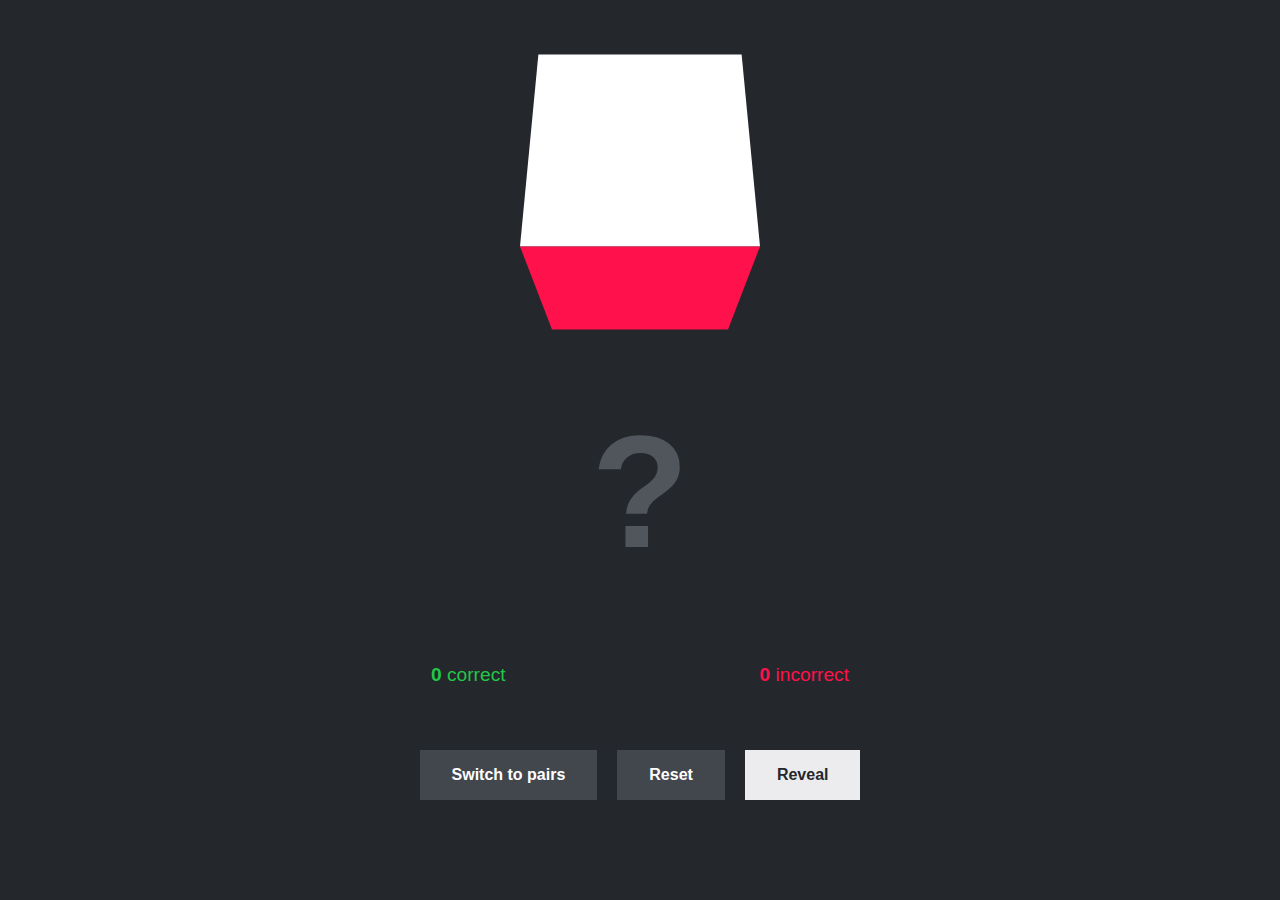
<file: index.html>
<!DOCTYPE html>
<html lang="en">

<head>
	<meta charset="UTF-8">
	<meta http-equiv="X-UA-Compatible" content="IE=edge">
	<meta name="viewport" content="width=device-width, initial-scale=1.0">
	<link rel="stylesheet" href="/css/main.css">
	<link rel="stylesheet" href="/css/stickers.css">
	<title>Edge Trainer</title>
</head>

<body>
	<div class="main content">
		<div class="piece-frame">
			<div class="piece-parent">
				<svg class="piece edge a" viewBox="0 0 200 200" fill="none" xmlns="http://www.w3.org/2000/svg">
					<path class="sticker sticker-main" d="M36.4839 10H163.516L175 130H25L36.4839 10Z" fill="#23C646" />
					<path class="sticker sticker-bottom" d="M44.4839 190H155.516L175 130H25L44.4839 190Z"
						fill="#FF124B" />
				</svg>
			</div>
		</div>
		<div class="letter-container ">
			<h1 id="content-letter" class="letter status-pending">
				?
			</h1>
		</div>
		<div class="scores-container ">
			<div class="scores scores-flex">
				<div class="score-correct">
					<span class="score-number" id="content-correct">0</span> correct
				</div>
				<div class="score-incorrect">
					<span class="score-number" id="content-incorrect">0</span> incorrect
				</div>
			</div>
		</div>
		<div class="buttons-container">
			<a href="/two-pieces.html" class="button normal">Switch to pairs</a>
			<button class="button normal button-reset">Reset</button>
			<button class="button primary button-reveal">Reveal</button>
		</div>
	</div>
	<script src="https://code.jquery.com/jquery-3.6.0.min.js"
		integrity="sha256-/xUj+3OJU5yExlq6GSYGSHk7tPXikynS7ogEvDej/m4=" crossorigin="anonymous"></script>
	<script src="/script/game.js" type="module"></script>
</body>

</html>
</file>
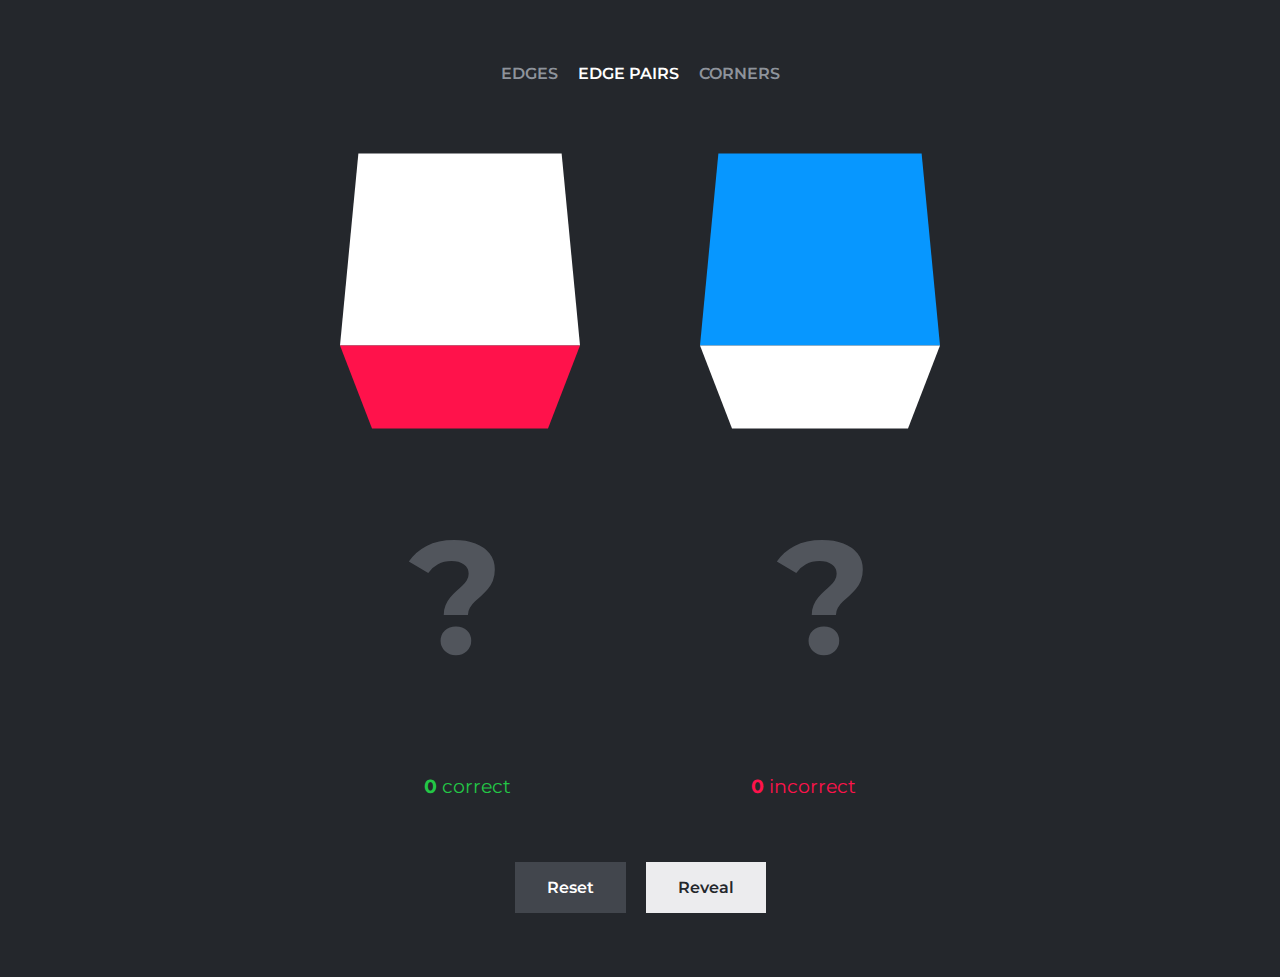
<file: two-pieces.html>
<!DOCTYPE html>
<html lang="en">

<head>
	<meta charset="UTF-8">
	<meta http-equiv="X-UA-Compatible" content="IE=edge">
	<meta name="viewport" content="width=device-width, initial-scale=1.0">
	<link rel="stylesheet" href="/css/main.css">
	<link rel="stylesheet" href="/css/stickers.css">
	<link rel="shortcut icon" href="./assets/favicon/favicon.ico" type="image/x-icon">
	<link rel="preconnect" href="https://fonts.googleapis.com">
	<link rel="preconnect" href="https://fonts.gstatic.com" crossorigin>
	<link href="https://fonts.googleapis.com/css2?family=Montserrat:wght@400;500;600;700;800&display=swap"
		rel="stylesheet">
	<title>Speffz Trainer</title>
</head>

<body>
	<div class="main content">
		<nav class="tab-bar">
			<ul class="tab-list horizontal">
				<li class="tab-list-item"><a href="/home.html">Edges</a></li>
				<li class="tab-list-item active"><a href="/two-pieces.html">Edge Pairs</a></li>
				<li class="tab-list-item"><a href="/corners.html">Corners</a></li>
			</ul>
		</nav>
		<div class="piece-frame double">
			<div class="piece-parent">
				<svg class="piece edge a" viewBox="0 0 200 200" fill="none" xmlns="http://www.w3.org/2000/svg">
					<path class="sticker sticker-main" d="M36.4839 10H163.516L175 130H25L36.4839 10Z" fill="#23C646" />
					<path class="sticker sticker-bottom" d="M44.4839 190H155.516L175 130H25L44.4839 190Z"
						fill="#FF124B" />
				</svg>
			</div>
		</div>
		<div class="letter-container double">
			<div class="">
				<h1 id="content-letter-left" class="letter left status-pending">
					?
				</h1>
			</div>
			<div class="">
				<h1 id="content-letter-right" class="letter right status-pending">
					?
				</h1>
			</div>
		</div>
		<div class="scores-container ">
			<div class="scores scores-flex">
				<div class="score-correct">
					<span class="score-number" id="content-correct">0</span> correct
				</div>
				<div class="score-incorrect">
					<span class="score-number" id="content-incorrect">0</span> incorrect
				</div>
			</div>
		</div>
		<div class="buttons-container">
			<button class="button normal button-reset">Reset</button>
			<button class="button primary button-reveal">Reveal</button>
		</div>
	</div>
	<script src="https://code.jquery.com/jquery-3.6.0.min.js"
		integrity="sha256-/xUj+3OJU5yExlq6GSYGSHk7tPXikynS7ogEvDej/m4=" crossorigin="anonymous"></script>
	<script src="/script/two-pieces.js" type="module"></script>
</body>

</html>
</file>
<file: css/main.css>
/* UI */
html {
  font-family: 'Montserrat', 'Helvetica', 'Arial', sans-serif;
  font-size: 16px;
  color: white;
}

html * {
  padding: 0;
  margin: 0;
  -webkit-box-sizing: border-box;
          box-sizing: border-box;
}

body {
  background-color: #24272c;
}

a {
  color: white;
  text-decoration: none;
}

a:active, a:visited {
  color: white;
}

nav ul.tab-list {
  padding: 2em;
  margin-bottom: 1em;
  display: -webkit-box;
  display: -ms-flexbox;
  display: flex;
  -webkit-box-pack: center;
      -ms-flex-pack: center;
          justify-content: center;
  gap: 1.25em;
  list-style: none;
}

nav ul.tab-list li.tab-list-item {
  cursor: pointer;
}

nav ul.tab-list li.tab-list-item a {
  font-weight: 600;
  text-transform: uppercase;
  display: inline-block;
  color: #8e939b;
  -webkit-transition: 0.2s;
  transition: 0.2s;
}

nav ul.tab-list li.tab-list-item.active a {
  color: white;
}

nav ul.tab-list li.tab-list-item:hover a {
  color: #eee;
}

.content {
  padding: 2em;
  margin: 0 auto;
  max-width: 800px;
}

.dev {
  outline: 1px solid red;
}

.letter-container {
  padding: 3em;
}

.letter-container h1.letter {
  font-size: 10em;
  text-align: center;
}

.letter-container h1.letter.status-correct {
  color: #23c646;
}

.letter-container h1.letter.status-incorrect {
  color: #ff124b;
}

.letter-container h1.letter.status-pending {
  color: #51555c;
}

.letter-container.double {
  padding: 3em 0;
  display: -webkit-box;
  display: -ms-flexbox;
  display: flex;
  gap: 0px;
}

.letter-container.double div {
  -webkit-box-flex: 1;
      -ms-flex: 1 1 0px;
          flex: 1 1 0;
}

.scores-container {
  padding: 2em;
  width: 100%;
}

.scores-container .scores-flex {
  display: -webkit-box;
  display: -ms-flexbox;
  display: flex;
  -ms-flex-pack: distribute;
      justify-content: space-around;
  font-size: 1.2em;
}

.scores-container .scores-flex span {
  font-weight: bold;
}

.scores-container .scores-flex .score-correct {
  color: #23c646;
}

.scores-container .scores-flex .score-incorrect {
  color: #ff124b;
}

.log {
  min-width: 200px;
}

.buttons-container {
  padding: 2em;
  display: -webkit-box;
  display: -ms-flexbox;
  display: flex;
  -webkit-box-pack: center;
      -ms-flex-pack: center;
          justify-content: center;
  gap: 20px;
}

.button {
  cursor: pointer;
  padding: 1em 2em;
  text-decoration: none;
  color: white;
  font-family: 'Montserrat', 'Helvetica';
  font-weight: 600;
  font-size: 1em;
  -webkit-transition: 0.3s;
  transition: 0.3s;
}

.button:hover {
  -webkit-transition: 0.3s;
  transition: 0.3s;
}

.button.primary {
  background: #ececee;
  color: #24272c;
}

.button.primary:hover {
  background: #dfdfe2;
}

.button.normal {
  background: #42464d;
  color: white;
}

.button.normal:hover {
  background: #4e525b;
}

.button,
.button:hover,
.button:focus {
  outline: none;
  border: none;
}
/*# sourceMappingURL=main.css.map */
</file>
<file: css/stickers.css>
.edge.piece.a .sticker-main {
  fill: #ffffff;
}

.edge.piece.a .sticker-bottom {
  fill: #0797ff;
}

.edge.piece.b .sticker-main {
  fill: #ffffff;
}

.edge.piece.b .sticker-bottom {
  fill: #ff124b;
}

.edge.piece.c .sticker-main {
  fill: #ffffff;
}

.edge.piece.c .sticker-bottom {
  fill: #23c646;
}

.edge.piece.d .sticker-main {
  fill: #ffffff;
}

.edge.piece.d .sticker-bottom {
  fill: #ff7a00;
}

.edge.piece.e .sticker-main {
  fill: #ff7a00;
}

.edge.piece.e .sticker-bottom {
  fill: #ffffff;
}

.edge.piece.f .sticker-main {
  fill: #ff7a00;
}

.edge.piece.f .sticker-bottom {
  fill: #23c646;
}

.edge.piece.g .sticker-main {
  fill: #ff7a00;
}

.edge.piece.g .sticker-bottom {
  fill: #ebff03;
}

.edge.piece.h .sticker-main {
  fill: #ff7a00;
}

.edge.piece.h .sticker-bottom {
  fill: #0797ff;
}

.edge.piece.i .sticker-main {
  fill: #23c646;
}

.edge.piece.i .sticker-bottom {
  fill: #ffffff;
}

.edge.piece.j .sticker-main {
  fill: #23c646;
}

.edge.piece.j .sticker-bottom {
  fill: #ff124b;
}

.edge.piece.k .sticker-main {
  fill: #23c646;
}

.edge.piece.k .sticker-bottom {
  fill: #ebff03;
}

.edge.piece.l .sticker-main {
  fill: #23c646;
}

.edge.piece.l .sticker-bottom {
  fill: #ff7a00;
}

.edge.piece.m .sticker-main {
  fill: #ff124b;
}

.edge.piece.m .sticker-bottom {
  fill: #ffffff;
}

.edge.piece.n .sticker-main {
  fill: #ff124b;
}

.edge.piece.n .sticker-bottom {
  fill: #0797ff;
}

.edge.piece.o .sticker-main {
  fill: #ff124b;
}

.edge.piece.o .sticker-bottom {
  fill: #ebff03;
}

.edge.piece.p .sticker-main {
  fill: #ff124b;
}

.edge.piece.p .sticker-bottom {
  fill: #23c646;
}

.edge.piece.q .sticker-main {
  fill: #0797ff;
}

.edge.piece.q .sticker-bottom {
  fill: #ffffff;
}

.edge.piece.r .sticker-main {
  fill: #0797ff;
}

.edge.piece.r .sticker-bottom {
  fill: #ff7a00;
}

.edge.piece.s .sticker-main {
  fill: #0797ff;
}

.edge.piece.s .sticker-bottom {
  fill: #ebff03;
}

.edge.piece.t .sticker-main {
  fill: #0797ff;
}

.edge.piece.t .sticker-bottom {
  fill: #ff124b;
}

.edge.piece.u .sticker-main {
  fill: #ebff03;
}

.edge.piece.u .sticker-bottom {
  fill: #23c646;
}

.edge.piece.v .sticker-main {
  fill: #ebff03;
}

.edge.piece.v .sticker-bottom {
  fill: #ff124b;
}

.edge.piece.w .sticker-main {
  fill: #ebff03;
}

.edge.piece.w .sticker-bottom {
  fill: #0797ff;
}

.edge.piece.x .sticker-main {
  fill: #ebff03;
}

.edge.piece.x .sticker-bottom {
  fill: #ff7a00;
}

.corner.piece.a .sticker-primary {
  fill: #ffffff;
}

.corner.piece.a .sticker-secondary {
  fill: #0797ff;
}

.corner.piece.a .sticker-tertiary {
  fill: #ff7a00;
}

.corner.piece.b .sticker-primary {
  fill: #ffffff;
}

.corner.piece.b .sticker-secondary {
  fill: #ff124b;
}

.corner.piece.b .sticker-tertiary {
  fill: #0797ff;
}

.corner.piece.c .sticker-primary {
  fill: #ffffff;
}

.corner.piece.c .sticker-secondary {
  fill: #23c646;
}

.corner.piece.c .sticker-tertiary {
  fill: #ff124b;
}

.corner.piece.d .sticker-primary {
  fill: #ffffff;
}

.corner.piece.d .sticker-secondary {
  fill: #ff7a00;
}

.corner.piece.d .sticker-tertiary {
  fill: #23c646;
}

.corner.piece.e .sticker-primary {
  fill: #ff7a00;
}

.corner.piece.e .sticker-secondary {
  fill: #ffffff;
}

.corner.piece.e .sticker-tertiary {
  fill: #0797ff;
}

.corner.piece.f .sticker-primary {
  fill: #ff7a00;
}

.corner.piece.f .sticker-secondary {
  fill: #23c646;
}

.corner.piece.f .sticker-tertiary {
  fill: #ffffff;
}

.corner.piece.g .sticker-primary {
  fill: #ff7a00;
}

.corner.piece.g .sticker-secondary {
  fill: #ebff03;
}

.corner.piece.g .sticker-tertiary {
  fill: #23c646;
}

.corner.piece.h .sticker-primary {
  fill: #ff7a00;
}

.corner.piece.h .sticker-secondary {
  fill: #0797ff;
}

.corner.piece.h .sticker-tertiary {
  fill: #ebff03;
}

.corner.piece.i .sticker-primary {
  fill: #23c646;
}

.corner.piece.i .sticker-secondary {
  fill: #ffffff;
}

.corner.piece.i .sticker-tertiary {
  fill: #ff7a00;
}

.corner.piece.j .sticker-primary {
  fill: #23c646;
}

.corner.piece.j .sticker-secondary {
  fill: #ff124b;
}

.corner.piece.j .sticker-tertiary {
  fill: #ffffff;
}

.corner.piece.k .sticker-primary {
  fill: #23c646;
}

.corner.piece.k .sticker-secondary {
  fill: #ebff03;
}

.corner.piece.k .sticker-tertiary {
  fill: #ff124b;
}

.corner.piece.l .sticker-primary {
  fill: #23c646;
}

.corner.piece.l .sticker-secondary {
  fill: #ff7a00;
}

.corner.piece.l .sticker-tertiary {
  fill: #ebff03;
}

.corner.piece.m .sticker-primary {
  fill: #ff124b;
}

.corner.piece.m .sticker-secondary {
  fill: #ffffff;
}

.corner.piece.m .sticker-tertiary {
  fill: #23c646;
}

.corner.piece.n .sticker-primary {
  fill: #ff124b;
}

.corner.piece.n .sticker-secondary {
  fill: #0797ff;
}

.corner.piece.n .sticker-tertiary {
  fill: #ffffff;
}

.corner.piece.o .sticker-primary {
  fill: #ff124b;
}

.corner.piece.o .sticker-secondary {
  fill: #ebff03;
}

.corner.piece.o .sticker-tertiary {
  fill: #0797ff;
}

.corner.piece.p .sticker-primary {
  fill: #ff124b;
}

.corner.piece.p .sticker-secondary {
  fill: #23c646;
}

.corner.piece.p .sticker-tertiary {
  fill: #ebff03;
}

.corner.piece.q .sticker-primary {
  fill: #0797ff;
}

.corner.piece.q .sticker-secondary {
  fill: #ffffff;
}

.corner.piece.q .sticker-tertiary {
  fill: #ff124b;
}

.corner.piece.r .sticker-primary {
  fill: #0797ff;
}

.corner.piece.r .sticker-secondary {
  fill: #ff7a00;
}

.corner.piece.r .sticker-tertiary {
  fill: #ffffff;
}

.corner.piece.s .sticker-primary {
  fill: #0797ff;
}

.corner.piece.s .sticker-secondary {
  fill: #ebff03;
}

.corner.piece.s .sticker-tertiary {
  fill: #ff7a00;
}

.corner.piece.t .sticker-primary {
  fill: #0797ff;
}

.corner.piece.t .sticker-secondary {
  fill: #ff124b;
}

.corner.piece.t .sticker-tertiary {
  fill: #ebff03;
}

.corner.piece.u .sticker-primary {
  fill: #ebff03;
}

.corner.piece.u .sticker-secondary {
  fill: #23c646;
}

.corner.piece.u .sticker-tertiary {
  fill: #ff7a00;
}

.corner.piece.v .sticker-primary {
  fill: #ebff03;
}

.corner.piece.v .sticker-secondary {
  fill: #ff124b;
}

.corner.piece.v .sticker-tertiary {
  fill: #23c646;
}

.corner.piece.w .sticker-primary {
  fill: #ebff03;
}

.corner.piece.w .sticker-secondary {
  fill: #0797ff;
}

.corner.piece.w .sticker-tertiary {
  fill: #ff124b;
}

.corner.piece.x .sticker-primary {
  fill: #ebff03;
}

.corner.piece.x .sticker-secondary {
  fill: #ff7a00;
}

.corner.piece.x .sticker-tertiary {
  fill: #0797ff;
}

.piece-frame {
  height: 320px;
  display: -webkit-box;
  display: -ms-flexbox;
  display: flex;
  -webkit-box-pack: center;
      -ms-flex-pack: center;
          justify-content: center;
  gap: 40px;
}

.piece-frame .piece-parent {
  width: 320px;
  height: auto;
}
/*# sourceMappingURL=stickers.css.map */
</file>
